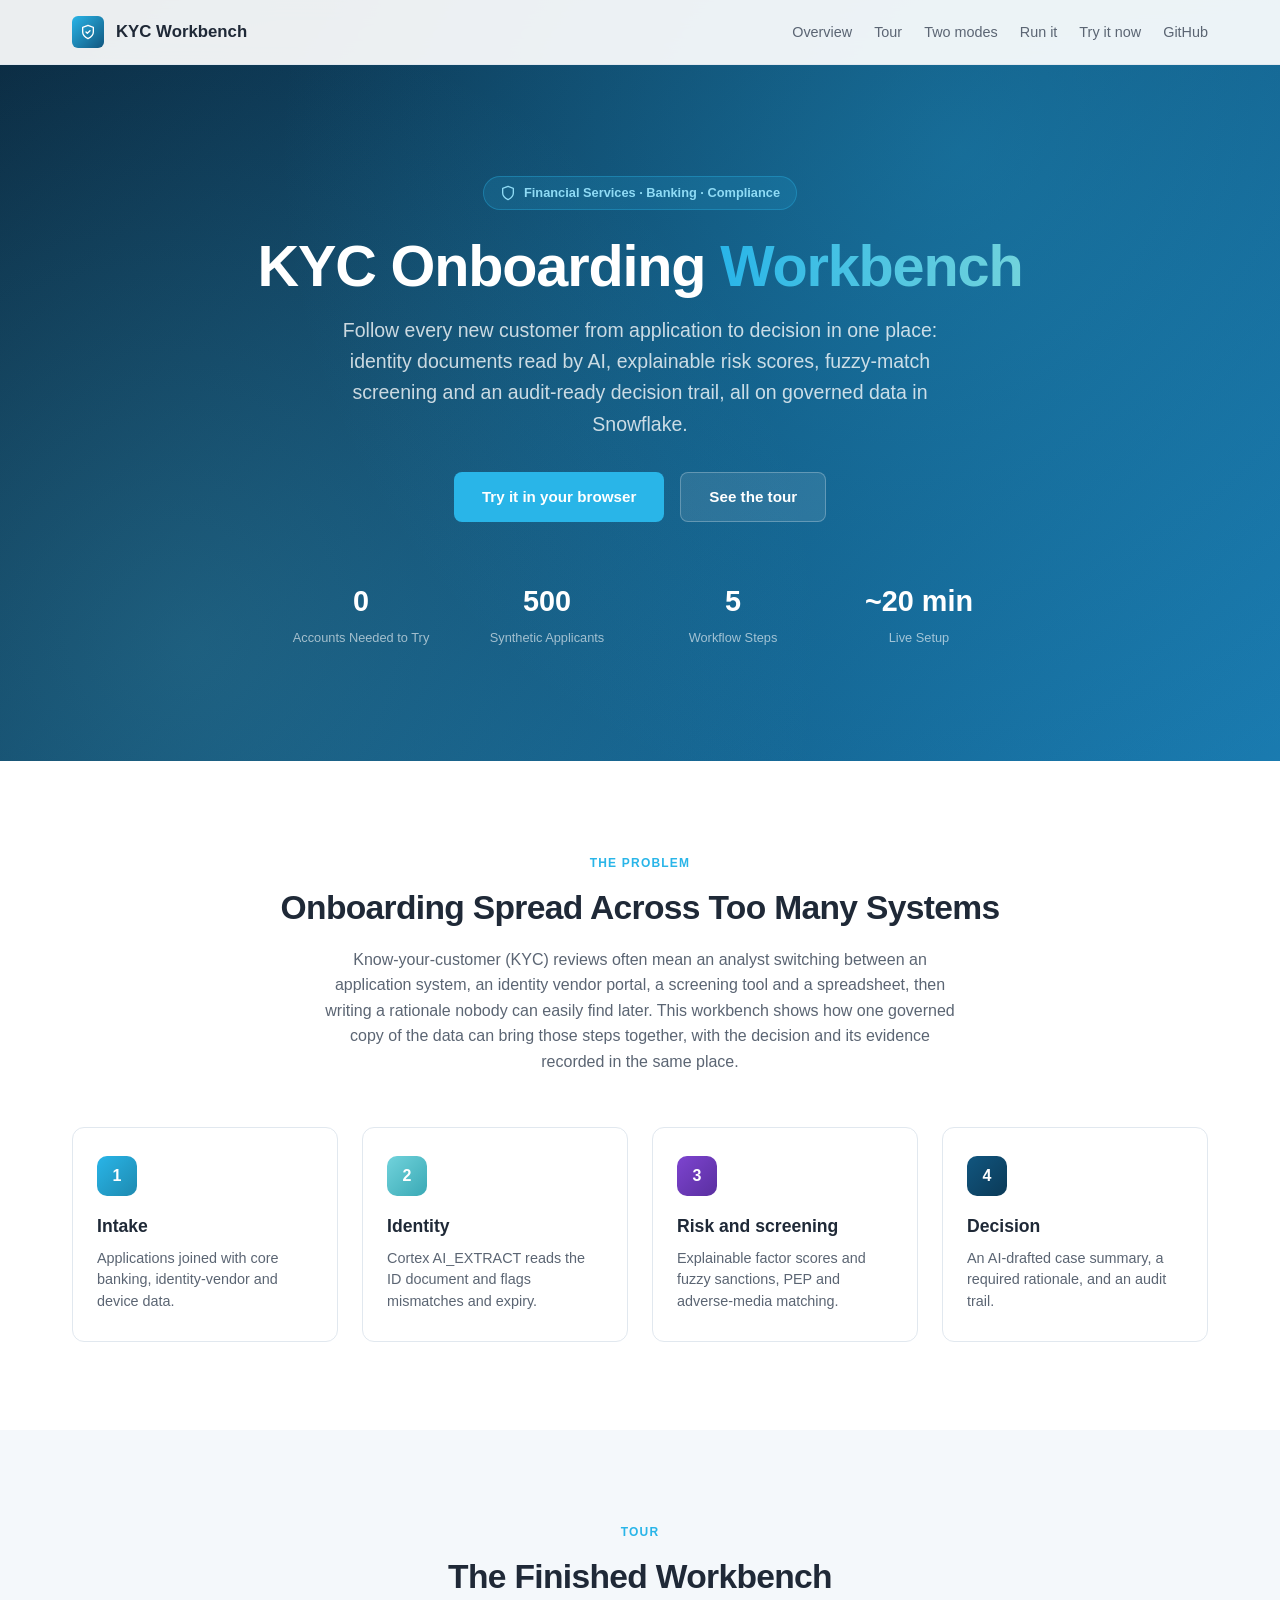
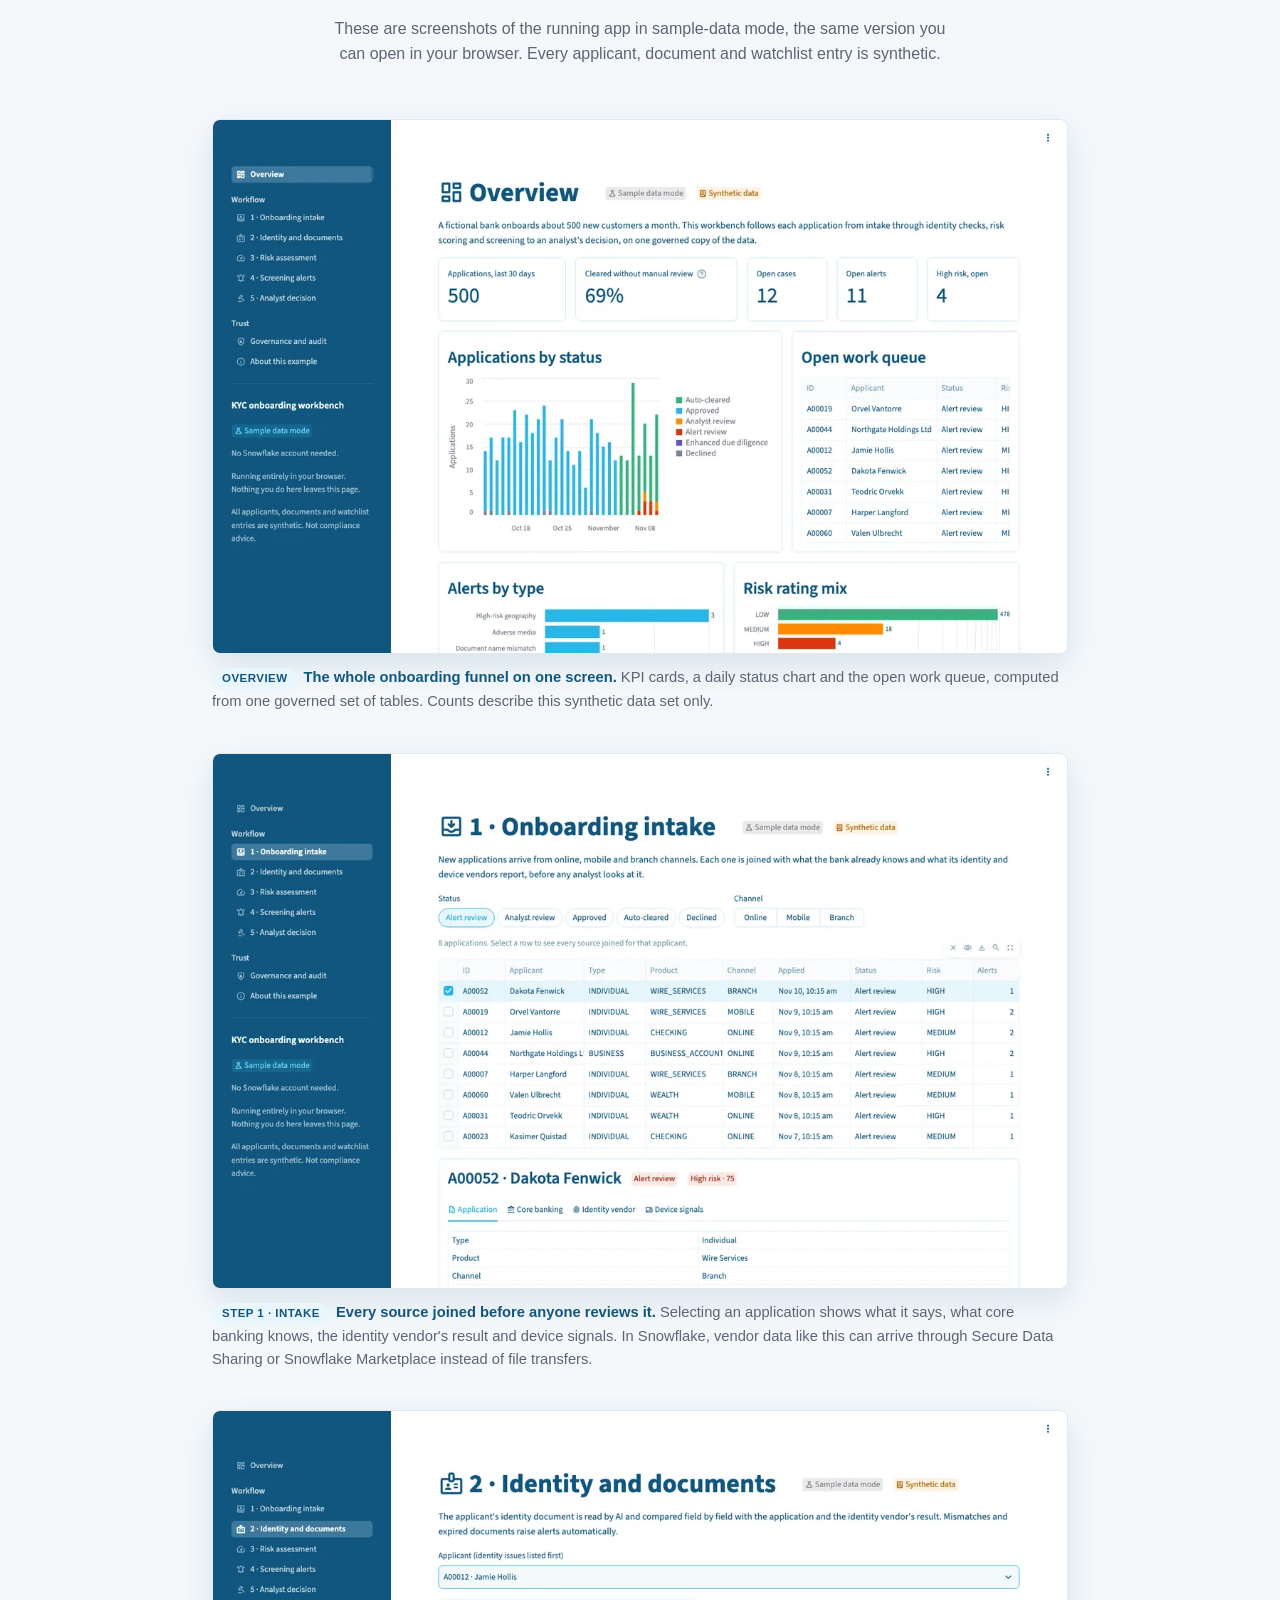
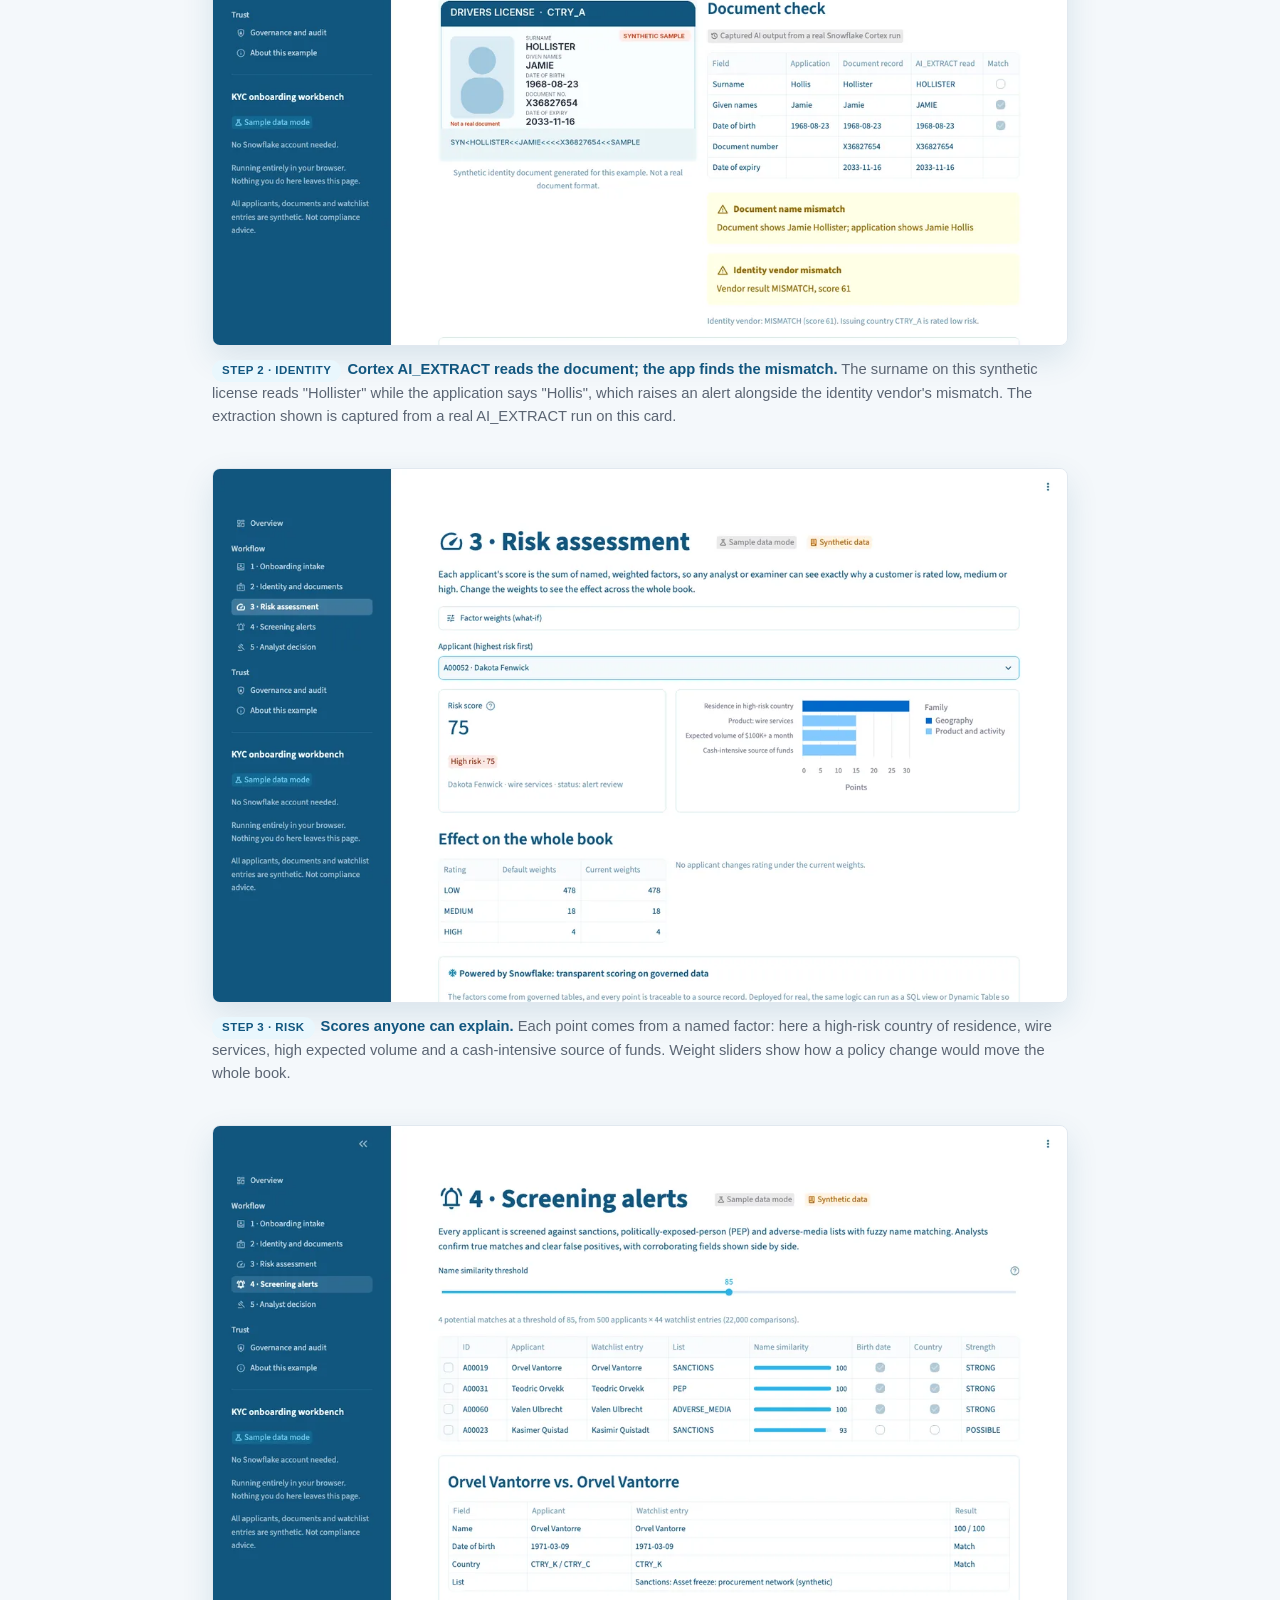
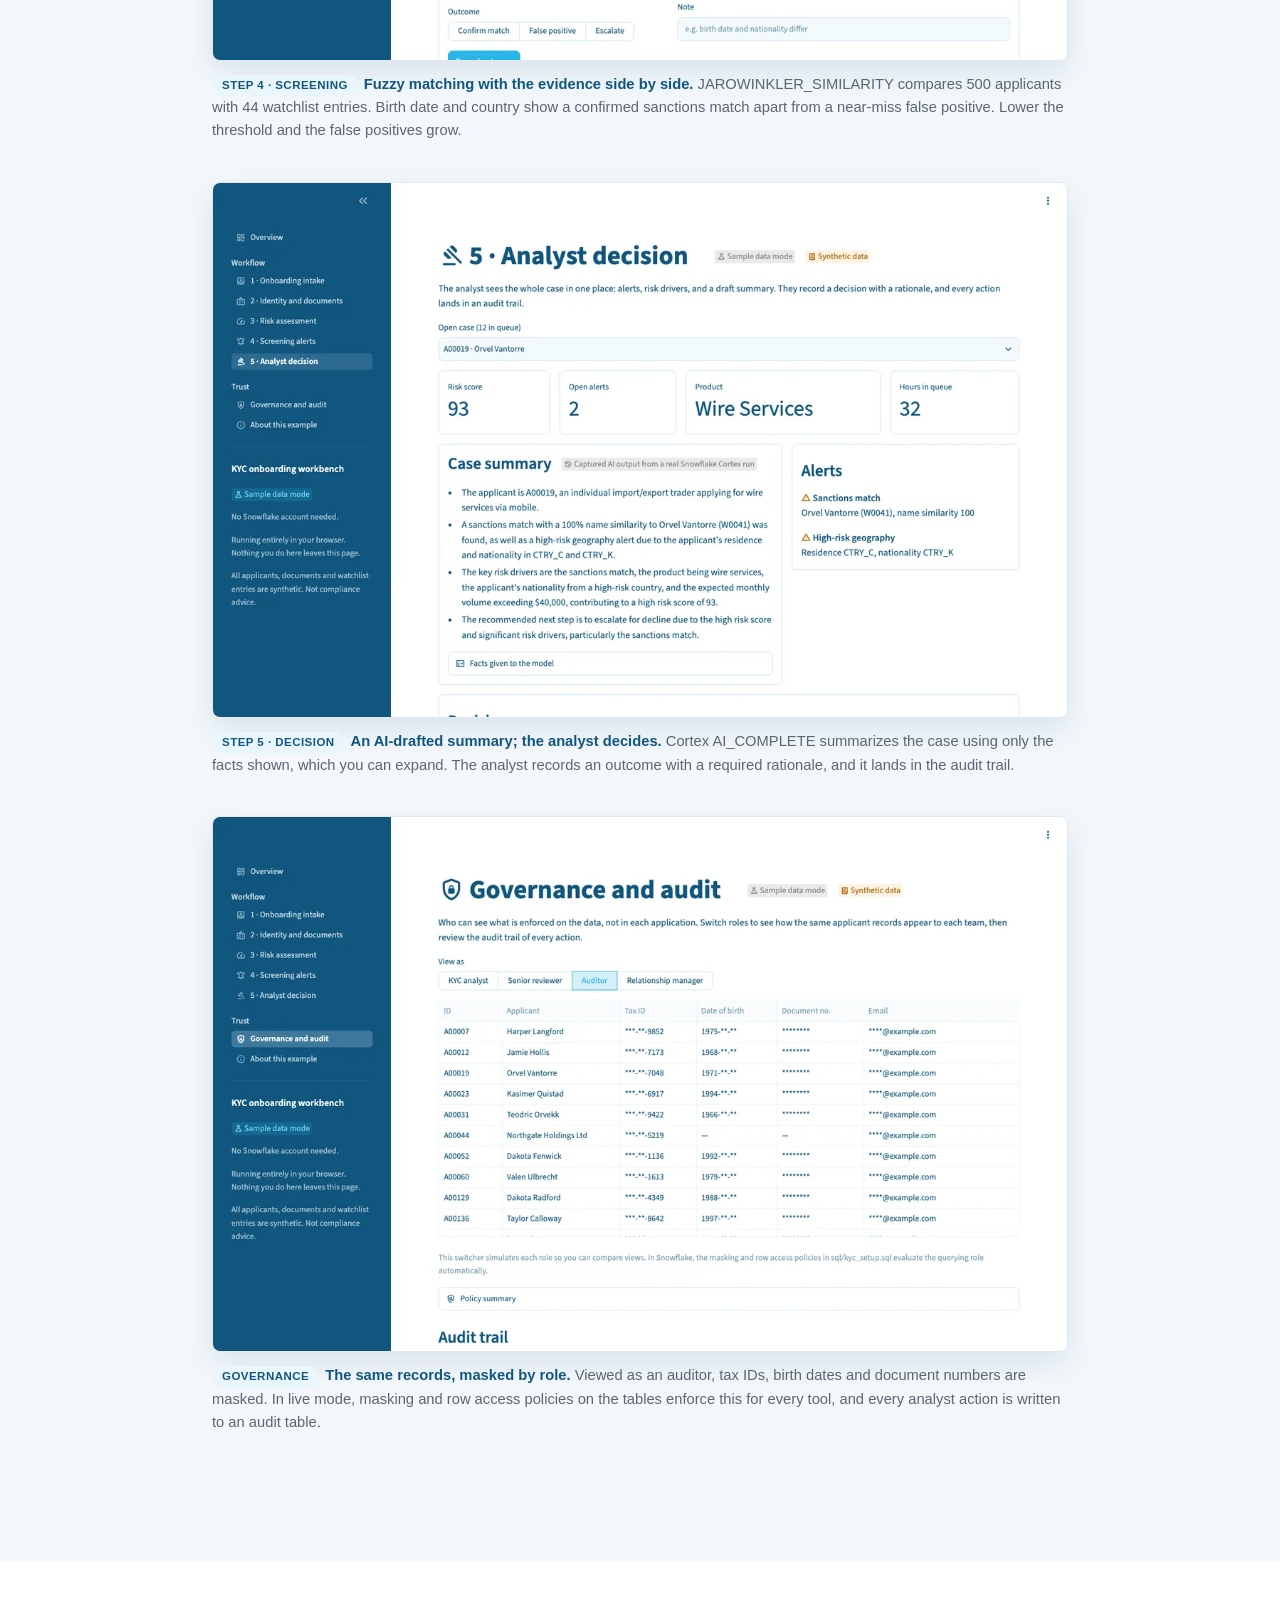
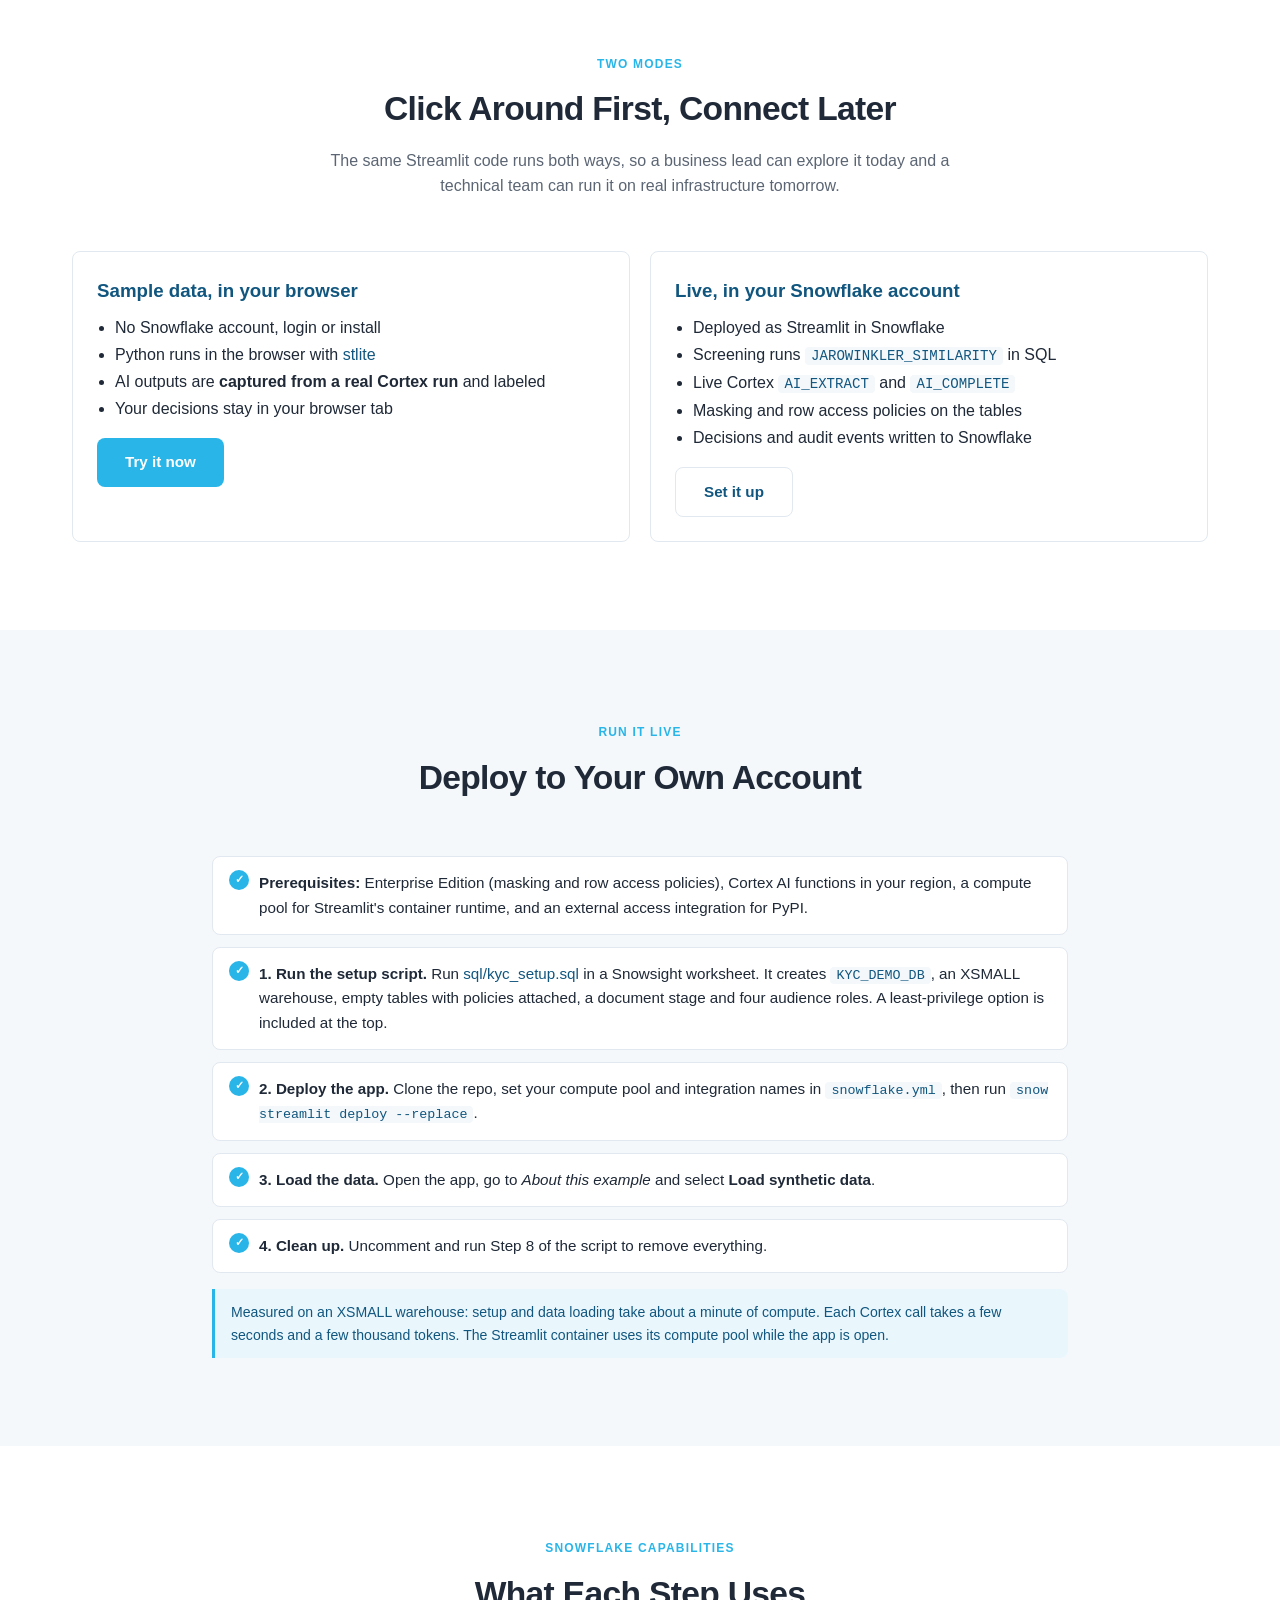
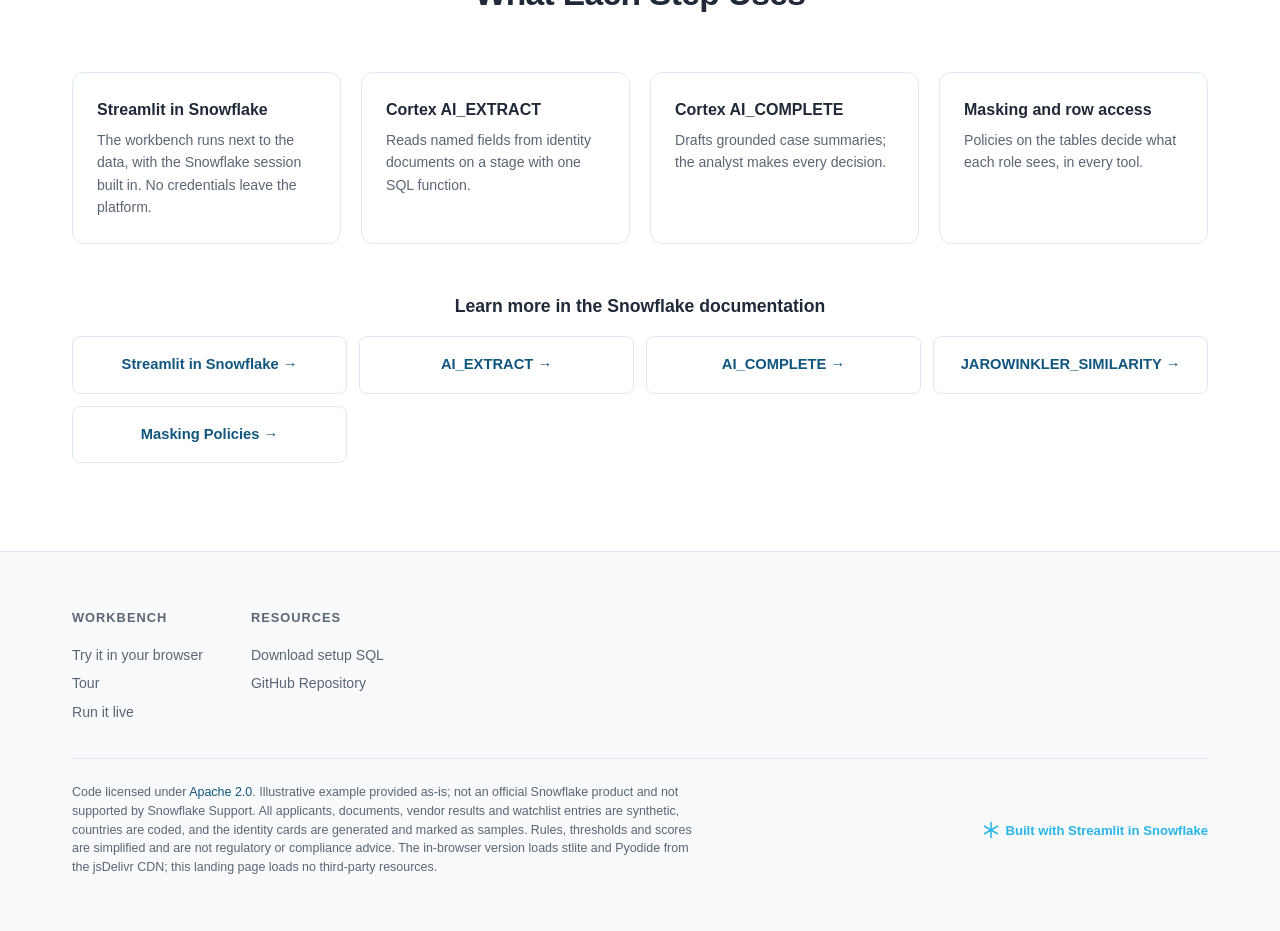
<file: index.html>
<!DOCTYPE html>
<html lang="en">
<head>
  <meta charset="utf-8" />
  <meta name="viewport" content="width=device-width, initial-scale=1" />
  <title>KYC Onboarding Workbench on Snowflake</title>
  <meta name="description" content="An interactive Streamlit workbench for end-to-end KYC onboarding on Snowflake: intake, identity documents, explainable risk, screening and analyst decisions, on synthetic data. Try it in your browser with no account." />
  <link rel="stylesheet" href="styles.css" />
</head>
<body>
  <a href="#main" class="skip-link">Skip to content</a>

  <nav id="navbar">
    <div class="nav-inner">
      <a href="#" class="nav-brand">
        <div class="nav-logo"><svg width="16" height="16" viewBox="0 0 24 24" fill="none" stroke="currentColor" stroke-width="2" stroke-linecap="round" stroke-linejoin="round"><path d="M12 22s8-4 8-10V5l-8-3-8 3v7c0 6 8 10 8 10z"/><polyline points="9 12 11 14 15 10"/></svg></div>
        KYC Workbench
      </a>
      <button class="nav-hamburger" aria-label="Toggle navigation" aria-expanded="false"><span></span><span></span><span></span></button>
      <ul class="nav-links" role="list">
        <li><a href="#overview">Overview</a></li>
        <li><a href="#tour">Tour</a></li>
        <li><a href="#modes">Two modes</a></li>
        <li><a href="#run">Run it</a></li>
        <li><a href="try/">Try it now</a></li>
        <li><a href="https://github.com/sfc-gh-jacho/sfguide-kyc-onboarding-workbench">GitHub</a></li>
      </ul>
    </div>
  </nav>

  <header class="hero" id="hero">
    <div class="container">
      <div class="hero-badge">
        <svg viewBox="0 0 24 24" fill="none" stroke="currentColor" stroke-width="2" stroke-linecap="round" stroke-linejoin="round"><path d="M12 22s8-4 8-10V5l-8-3-8 3v7c0 6 8 10 8 10z"/></svg>
        Financial Services · Banking · Compliance
      </div>
      <h1>KYC Onboarding <span>Workbench</span></h1>
      <p>Follow every new customer from application to decision in one place: identity documents read by AI, explainable risk scores, fuzzy-match screening and an audit-ready decision trail, all on governed data in Snowflake.</p>
      <div class="hero-ctas">
        <a href="try/" class="btn btn-primary">Try it in your browser</a>
        <a href="#tour" class="btn btn-ghost">See the tour</a>
      </div>
      <div class="hero-stats">
        <div class="hero-stat"><div class="hero-stat-val">0</div><div class="hero-stat-label">Accounts Needed to Try</div></div>
        <div class="hero-stat"><div class="hero-stat-val">500</div><div class="hero-stat-label">Synthetic Applicants</div></div>
        <div class="hero-stat"><div class="hero-stat-val">5</div><div class="hero-stat-label">Workflow Steps</div></div>
        <div class="hero-stat"><div class="hero-stat-val">~20 min</div><div class="hero-stat-label">Live Setup</div></div>
      </div>
    </div>
  </header>

  <main id="main">

    <section id="overview">
      <div class="container">
        <div class="section-header reveal">
          <div class="section-label">The problem</div>
          <h2>Onboarding Spread Across Too Many Systems</h2>
          <p>Know-your-customer (KYC) reviews often mean an analyst switching between an application system, an identity vendor portal, a screening tool and a spreadsheet, then writing a rationale nobody can easily find later. This workbench shows how one governed copy of the data can bring those steps together, with the decision and its evidence recorded in the same place.</p>
        </div>
        <div class="pipeline reveal">
          <div class="pipeline-card"><div class="pipeline-step grad-1">1</div><h3>Intake</h3><p>Applications joined with core banking, identity-vendor and device data.</p></div>
          <div class="pipeline-card"><div class="pipeline-step grad-3">2</div><h3>Identity</h3><p>Cortex AI_EXTRACT reads the ID document and flags mismatches and expiry.</p></div>
          <div class="pipeline-card"><div class="pipeline-step grad-4">3</div><h3>Risk and screening</h3><p>Explainable factor scores and fuzzy sanctions, PEP and adverse-media matching.</p></div>
          <div class="pipeline-card"><div class="pipeline-step grad-2">4</div><h3>Decision</h3><p>An AI-drafted case summary, a required rationale, and an audit trail.</p></div>
        </div>
      </div>
    </section>

    <section id="tour" class="bg-alt">
      <div class="container narrow">
        <div class="section-header reveal">
          <div class="section-label">Tour</div>
          <h2>The Finished Workbench</h2>
          <p>These are screenshots of the running app in sample-data mode, the same version you can open in your browser. Every applicant, document and watchlist entry is synthetic.</p>
        </div>

        <figure class="shot reveal">
          <img src="docs/images/01-overview.webp" width="1200" height="750" loading="lazy" alt="Overview page with KPI cards, applications by status chart and the open work queue" />
          <figcaption><span class="cap-tag">Overview</span><strong>The whole onboarding funnel on one screen.</strong> KPI cards, a daily status chart and the open work queue, computed from one governed set of tables. Counts describe this synthetic data set only.</figcaption>
        </figure>

        <figure class="shot reveal">
          <img src="docs/images/02-intake.webp" width="1200" height="750" loading="lazy" alt="Onboarding intake with the application queue filtered to alert review and a selected applicant's sources" />
          <figcaption><span class="cap-tag">Step 1 · Intake</span><strong>Every source joined before anyone reviews it.</strong> Selecting an application shows what it says, what core banking knows, the identity vendor's result and device signals. In Snowflake, vendor data like this can arrive through Secure Data Sharing or Snowflake Marketplace instead of file transfers.</figcaption>
        </figure>

        <figure class="shot reveal">
          <img src="docs/images/03-identity.webp" width="1200" height="750" loading="lazy" alt="Identity page showing a synthetic driver's license and a field comparison with a surname mismatch" />
          <figcaption><span class="cap-tag">Step 2 · Identity</span><strong>Cortex AI_EXTRACT reads the document; the app finds the mismatch.</strong> The surname on this synthetic license reads "Hollister" while the application says "Hollis", which raises an alert alongside the identity vendor's mismatch. The extraction shown is captured from a real AI_EXTRACT run on this card.</figcaption>
        </figure>

        <figure class="shot reveal">
          <img src="docs/images/04-risk.webp" width="1200" height="750" loading="lazy" alt="Risk assessment page with a score of 75 and a bar chart of the four contributing factors" />
          <figcaption><span class="cap-tag">Step 3 · Risk</span><strong>Scores anyone can explain.</strong> Each point comes from a named factor: here a high-risk country of residence, wire services, high expected volume and a cash-intensive source of funds. Weight sliders show how a policy change would move the whole book.</figcaption>
        </figure>

        <figure class="shot reveal">
          <img src="docs/images/05-screening.webp" width="1200" height="750" loading="lazy" alt="Screening alerts page listing four watchlist hits with name similarity scores and a side-by-side comparison" />
          <figcaption><span class="cap-tag">Step 4 · Screening</span><strong>Fuzzy matching with the evidence side by side.</strong> JAROWINKLER_SIMILARITY compares 500 applicants with 44 watchlist entries. Birth date and country show a confirmed sanctions match apart from a near-miss false positive. Lower the threshold and the false positives grow.</figcaption>
        </figure>

        <figure class="shot reveal">
          <img src="docs/images/06-decision.webp" width="1200" height="750" loading="lazy" alt="Analyst decision page with a Cortex case summary, alerts and the decision form" />
          <figcaption><span class="cap-tag">Step 5 · Decision</span><strong>An AI-drafted summary; the analyst decides.</strong> Cortex AI_COMPLETE summarizes the case using only the facts shown, which you can expand. The analyst records an outcome with a required rationale, and it lands in the audit trail.</figcaption>
        </figure>

        <figure class="shot reveal">
          <img src="docs/images/07-governance.webp" width="1200" height="750" loading="lazy" alt="Governance page viewing applicant records as the Auditor role with tax ID, birth date and document numbers masked" />
          <figcaption><span class="cap-tag">Governance</span><strong>The same records, masked by role.</strong> Viewed as an auditor, tax IDs, birth dates and document numbers are masked. In live mode, masking and row access policies on the tables enforce this for every tool, and every analyst action is written to an audit table.</figcaption>
        </figure>
      </div>
    </section>

    <section id="modes">
      <div class="container">
        <div class="section-header reveal">
          <div class="section-label">Two modes</div>
          <h2>Click Around First, Connect Later</h2>
          <p>The same Streamlit code runs both ways, so a business lead can explore it today and a technical team can run it on real infrastructure tomorrow.</p>
        </div>
        <div class="mode-grid reveal">
          <div class="mode-card">
            <h3>Sample data, in your browser</h3>
            <ul>
              <li>No Snowflake account, login or install</li>
              <li>Python runs in the browser with <a href="https://github.com/whitphx/stlite">stlite</a></li>
              <li>AI outputs are <strong>captured from a real Cortex run</strong> and labeled</li>
              <li>Your decisions stay in your browser tab</li>
            </ul>
            <p style="margin-top:16px"><a href="try/" class="btn btn-primary">Try it now</a></p>
          </div>
          <div class="mode-card">
            <h3>Live, in your Snowflake account</h3>
            <ul>
              <li>Deployed as Streamlit in Snowflake</li>
              <li>Screening runs <code>JAROWINKLER_SIMILARITY</code> in SQL</li>
              <li>Live Cortex <code>AI_EXTRACT</code> and <code>AI_COMPLETE</code></li>
              <li>Masking and row access policies on the tables</li>
              <li>Decisions and audit events written to Snowflake</li>
            </ul>
            <p style="margin-top:16px"><a href="#run" class="btn btn-ghost" style="color:var(--navy);border-color:var(--border)">Set it up</a></p>
          </div>
        </div>
      </div>
    </section>

    <section id="run" class="bg-alt">
      <div class="container narrow">
        <div class="section-header reveal">
          <div class="section-label">Run it live</div>
          <h2>Deploy to Your Own Account</h2>
        </div>
        <ul class="checklist reveal">
          <li><strong>Prerequisites:</strong> Enterprise Edition (masking and row access policies), Cortex AI functions in your region, a compute pool for Streamlit's container runtime, and an external access integration for PyPI.</li>
          <li><strong>1. Run the setup script.</strong> Run <a href="sql/kyc_setup.sql" download>sql/kyc_setup.sql</a> in a Snowsight worksheet. It creates <code>KYC_DEMO_DB</code>, an XSMALL warehouse, empty tables with policies attached, a document stage and four audience roles. A least-privilege option is included at the top.</li>
          <li><strong>2. Deploy the app.</strong> Clone the repo, set your compute pool and integration names in <code>snowflake.yml</code>, then run <code>snow streamlit deploy --replace</code>.</li>
          <li><strong>3. Load the data.</strong> Open the app, go to <em>About this example</em> and select <strong>Load synthetic data</strong>.</li>
          <li><strong>4. Clean up.</strong> Uncomment and run Step 8 of the script to remove everything.</li>
        </ul>
        <div class="callout reveal">Measured on an XSMALL warehouse: setup and data loading take about a minute of compute. Each Cortex call takes a few seconds and a few thousand tokens. The Streamlit container uses its compute pool while the app is open.</div>
      </div>
    </section>

    <section id="conclusion">
      <div class="container">
        <div class="section-header reveal">
          <div class="section-label">Snowflake capabilities</div>
          <h2>What Each Step Uses</h2>
        </div>
        <div class="cortex-grid reveal">
          <div class="cortex-card"><h3>Streamlit in Snowflake</h3><p>The workbench runs next to the data, with the Snowflake session built in. No credentials leave the platform.</p></div>
          <div class="cortex-card"><h3>Cortex AI_EXTRACT</h3><p>Reads named fields from identity documents on a stage with one SQL function.</p></div>
          <div class="cortex-card"><h3>Cortex AI_COMPLETE</h3><p>Drafts grounded case summaries; the analyst makes every decision.</p></div>
          <div class="cortex-card"><h3>Masking and row access</h3><p>Policies on the tables decide what each role sees, in every tool.</p></div>
        </div>
        <div class="doc-links reveal">
          <h3>Learn more in the Snowflake documentation</h3>
          <div class="doc-grid">
            <a href="https://docs.snowflake.com/en/developer-guide/streamlit/about-streamlit" target="_blank" rel="noopener">Streamlit in Snowflake →</a>
            <a href="https://docs.snowflake.com/en/sql-reference/functions/ai_extract" target="_blank" rel="noopener">AI_EXTRACT →</a>
            <a href="https://docs.snowflake.com/en/sql-reference/functions/ai_complete" target="_blank" rel="noopener">AI_COMPLETE →</a>
            <a href="https://docs.snowflake.com/en/sql-reference/functions/jarowinkler_similarity" target="_blank" rel="noopener">JAROWINKLER_SIMILARITY →</a>
            <a href="https://docs.snowflake.com/en/user-guide/security-column-ddm-intro" target="_blank" rel="noopener">Masking Policies →</a>
          </div>
        </div>
      </div>
    </section>

  </main>

  <footer>
    <div class="container">
      <div class="footer-inner">
        <div class="footer-col">
          <h4>Workbench</h4>
          <a href="try/">Try it in your browser</a>
          <a href="#tour">Tour</a>
          <a href="#run">Run it live</a>
        </div>
        <div class="footer-col">
          <h4>Resources</h4>
          <a href="sql/kyc_setup.sql" download>Download setup SQL</a>
          <a href="https://github.com/sfc-gh-jacho/sfguide-kyc-onboarding-workbench">GitHub Repository</a>
        </div>
      </div>
      <div class="footer-bottom">
        <p class="footer-disclaimer">Code licensed under <a href="https://github.com/sfc-gh-jacho/sfguide-kyc-onboarding-workbench/blob/main/LICENSE">Apache 2.0</a>. Illustrative example provided as-is; not an official Snowflake product and not supported by Snowflake Support. All applicants, documents, vendor results and watchlist entries are synthetic, countries are coded, and the identity cards are generated and marked as samples. Rules, thresholds and scores are simplified and are not regulatory or compliance advice. The in-browser version loads stlite and Pyodide from the jsDelivr CDN; this landing page loads no third-party resources.</p>
        <span class="snow-badge">
          <svg viewBox="0 0 24 24" fill="none" stroke="currentColor" stroke-width="2" stroke-linecap="round"><line x1="12" y1="2" x2="12" y2="22"/><line x1="3.3" y1="7" x2="20.7" y2="17"/><line x1="3.3" y1="17" x2="20.7" y2="7"/></svg>
          Built with Streamlit in Snowflake
        </span>
      </div>
    </div>
  </footer>

  <script src="script.js"></script>
</body>
</html>
</file>
<file: styles.css>
/* ── Reset & Foundation ── */
:root {
  --brand: #29B5E8;
  --brand-dark: #11567F;
  --accent: #71D3DC;
  --navy: #11567F;
  --hero-from: #0B2A40;
  --hero-via: #11567F;
  --hero-to: #1A7BB0;
  --bg: #FFFFFF;
  --bg-card: #FFFFFF;
  --bg-muted: #F4F8FB;
  --text: #1F2937;
  --text-muted: #5B6573;
  --border: #E1E8EF;
  --radius: 12px;
  --radius-sm: 8px;
  --shadow: 0 1px 3px rgba(17,86,127,0.08);
  --shadow-lg: 0 8px 30px rgba(17,86,127,0.10);
  --font: -apple-system, BlinkMacSystemFont, "Segoe UI", Roboto, "Helvetica Neue", Arial, sans-serif;
  --mono: "SF Mono", "Fira Code", "Fira Mono", Menlo, Consolas, monospace;
}
*, *::before, *::after { box-sizing: border-box; margin: 0; padding: 0; }
html { scroll-behavior: smooth; scroll-padding-top: 80px; }
@media (prefers-reduced-motion: reduce) {
  html { scroll-behavior: auto; }
  .reveal { opacity: 1 !important; transform: none !important; transition: none !important; }
}
body { font-family: var(--font); background: var(--bg); color: var(--text); line-height: 1.6; -webkit-font-smoothing: antialiased; }
img, svg { max-width: 100%; height: auto; }
a { color: var(--brand-dark); text-decoration: none; transition: color 0.2s; }
a:hover { color: var(--brand); }
a:focus-visible, button:focus-visible { outline: 2px solid var(--brand); outline-offset: 2px; }
code { font-family: var(--mono); font-size: 0.88em; background: var(--bg-muted); padding: 1px 6px; border-radius: 4px; color: var(--navy); }
.skip-link { position: absolute; top: -100px; left: 16px; background: var(--brand); color: #fff; padding: 8px 16px; border-radius: var(--radius-sm); z-index: 1000; font-weight: 600; }
.skip-link:focus { top: 16px; }

/* ── Layout ── */
.container { max-width: 1200px; width: 100%; margin: 0 auto; padding: 0 clamp(16px, 4vw, 32px); }
.container.narrow { max-width: 920px; }
section { padding: clamp(48px, 7vw, 88px) 0; }
.bg-alt { background: var(--bg-muted); }

/* ── Nav ── */
nav { position: fixed; top: 0; left: 0; right: 0; z-index: 100; background: rgba(255,255,255,0.92); backdrop-filter: blur(12px); -webkit-backdrop-filter: blur(12px); border-bottom: 1px solid var(--border); transition: box-shadow 0.3s; }
nav.scrolled { box-shadow: var(--shadow-lg); }
.nav-inner { max-width: 1200px; margin: 0 auto; padding: 0 clamp(16px, 4vw, 32px); display: flex; align-items: center; justify-content: space-between; height: 64px; }
.nav-brand { display: flex; align-items: center; gap: 12px; font-weight: 700; font-size: 1.05rem; color: var(--text); }
.nav-logo { width: 32px; height: 32px; border-radius: 6px; display: flex; align-items: center; justify-content: center; color: #fff; background: linear-gradient(135deg, var(--brand), var(--brand-dark)); }
.nav-links { display: flex; gap: 22px; list-style: none; }
.nav-links a { color: var(--text-muted); font-size: 0.9rem; font-weight: 500; }
.nav-links a:hover, .nav-links a.active { color: var(--brand-dark); }
.nav-hamburger { display: none; background: none; border: none; cursor: pointer; width: 36px; height: 36px; position: relative; color: var(--text); }
.nav-hamburger span { display: block; width: 22px; height: 2px; background: currentColor; position: absolute; left: 7px; transition: transform 0.3s, opacity 0.3s; }
.nav-hamburger span:nth-child(1) { top: 10px; }
.nav-hamburger span:nth-child(2) { top: 17px; }
.nav-hamburger span:nth-child(3) { top: 24px; }
.nav-hamburger.open span:nth-child(1) { top: 17px; transform: rotate(45deg); }
.nav-hamburger.open span:nth-child(2) { opacity: 0; }
.nav-hamburger.open span:nth-child(3) { top: 17px; transform: rotate(-45deg); }
@media (max-width: 900px) {
  .nav-links { display: none; position: absolute; top: 64px; left: 0; right: 0; flex-direction: column; gap: 0; background: #fff; border-bottom: 1px solid var(--border); box-shadow: var(--shadow-lg); }
  .nav-links.open { display: flex; }
  .nav-links a { padding: 14px clamp(16px, 4vw, 32px); display: block; }
  .nav-hamburger { display: flex; align-items: center; justify-content: center; }
}

/* ── Hero ── */
.hero { padding: clamp(120px, 16vw, 176px) 0 clamp(64px, 10vw, 112px); background: linear-gradient(135deg, var(--hero-from) 0%, var(--hero-via) 55%, var(--hero-to) 100%); position: relative; overflow: hidden; }
.hero::before { content: ""; position: absolute; inset: 0; background: radial-gradient(circle at 75% 20%, rgba(41,181,232,0.25), transparent 60%), radial-gradient(circle at 15% 85%, rgba(113,211,220,0.15), transparent 50%); }
.hero .container { position: relative; z-index: 1; text-align: center; }
.hero-badge { display: inline-flex; align-items: center; gap: 8px; background: rgba(41,181,232,0.15); border: 1px solid rgba(41,181,232,0.35); border-radius: 100px; padding: 6px 16px; font-size: 0.8rem; font-weight: 600; color: #8FDBF5; margin-bottom: 24px; }
.hero-badge svg { width: 16px; height: 16px; }
.hero h1 { font-size: clamp(2.1rem, 5.5vw, 3.6rem); font-weight: 800; color: #fff; line-height: 1.12; margin-bottom: 16px; letter-spacing: -0.02em; }
.hero h1 span { background: linear-gradient(90deg, var(--brand), var(--accent)); -webkit-background-clip: text; -webkit-text-fill-color: transparent; background-clip: text; }
.hero p { font-size: clamp(1rem, 2vw, 1.22rem); color: rgba(255,255,255,0.78); max-width: 660px; margin: 0 auto 32px; }
.hero-ctas { display: flex; gap: 16px; justify-content: center; flex-wrap: wrap; }
.btn { display: inline-flex; align-items: center; gap: 8px; padding: 12px 28px; border-radius: var(--radius-sm); font-weight: 600; font-size: 0.95rem; border: none; cursor: pointer; transition: all 0.2s; }
.btn-primary { background: var(--brand); color: #fff; }
.btn-primary:hover { background: #1E9FD0; color: #fff; transform: translateY(-1px); box-shadow: 0 4px 20px rgba(41,181,232,0.35); }
.btn-ghost { background: rgba(255,255,255,0.1); color: #fff; border: 1px solid rgba(255,255,255,0.25); }
.btn-ghost:hover { background: rgba(255,255,255,0.18); color: #fff; }
.hero-stats { display: grid; grid-template-columns: repeat(auto-fit, minmax(130px, 1fr)); gap: 24px; margin: 56px auto 0; max-width: 720px; }
.hero-stat-val { font-size: 1.8rem; font-weight: 800; color: #fff; }
.hero-stat-label { font-size: 0.8rem; color: rgba(255,255,255,0.6); margin-top: 4px; }

/* ── Section Headers ── */
.section-header { text-align: center; margin-bottom: clamp(32px, 5vw, 52px); }
.section-label { display: inline-block; font-size: 0.75rem; font-weight: 700; letter-spacing: 0.1em; text-transform: uppercase; color: var(--brand); margin-bottom: 8px; }
.section-header h2, .step h2 { font-size: clamp(1.45rem, 3.2vw, 2.1rem); font-weight: 800; letter-spacing: -0.02em; color: var(--text); }
.section-header p { color: var(--text-muted); margin: 12px auto 0; max-width: 640px; }

/* ── Overview Cards ── */
.pipeline { display: grid; grid-template-columns: repeat(auto-fit, minmax(220px, 1fr)); gap: 24px; }
.pipeline-card { background: var(--bg-card); border: 1px solid var(--border); border-radius: var(--radius); padding: 28px 24px; transition: all 0.3s; }
.pipeline-card:hover { border-color: var(--brand); box-shadow: var(--shadow-lg); transform: translateY(-2px); }
.pipeline-step { width: 40px; height: 40px; border-radius: 10px; display: flex; align-items: center; justify-content: center; font-weight: 800; color: #fff; margin-bottom: 16px; }
.grad-1 { background: linear-gradient(135deg, #29B5E8, #1E8AB0); }
.grad-2 { background: linear-gradient(135deg, #11567F, #0B3A57); }
.grad-3 { background: linear-gradient(135deg, #71D3DC, #3AA9B5); }
.grad-4 { background: linear-gradient(135deg, #7D44CF, #5A2FA0); }
.pipeline-card h3 { font-size: 1.1rem; font-weight: 700; margin-bottom: 8px; }
.pipeline-card p { color: var(--text-muted); font-size: 0.9rem; line-height: 1.5; }
.persona-grid { display: grid; grid-template-columns: repeat(auto-fit, minmax(220px, 1fr)); gap: 16px; margin-top: 40px; }
.persona { border-left: 3px solid var(--brand); padding: 8px 16px; }
.persona p { color: var(--text-muted); font-size: 0.88rem; margin-top: 6px; }

/* ── Role chips ── */
.role-chip { display: inline-block; font-family: var(--mono); font-size: 0.72rem; font-weight: 700; padding: 3px 10px; border-radius: 100px; letter-spacing: 0.02em; }
.role-admin { background: #E0F4FC; color: #11567F; }
.role-analyst { background: #EEE7FA; color: #5A2FA0; }
.role-support { background: #E3F6F2; color: #1F7A68; }
.role-marketing { background: #FFF1E0; color: #A55A00; }

/* ── Prereqs ── */
.checklist { list-style: none; display: grid; gap: 12px; }
.checklist li { background: var(--bg-card); border: 1px solid var(--border); border-radius: var(--radius-sm); padding: 14px 18px 14px 46px; position: relative; font-size: 0.95rem; }
.checklist li::before { content: "✓"; position: absolute; left: 16px; top: 13px; width: 20px; height: 20px; border-radius: 50%; background: var(--brand); color: #fff; font-size: 0.7rem; font-weight: 800; display: flex; align-items: center; justify-content: center; }

/* ── Steps ── */
.step-head { display: flex; gap: 18px; align-items: center; margin-bottom: 16px; }
.deploy-num { flex-shrink: 0; width: 44px; height: 44px; border-radius: 50%; background: linear-gradient(135deg, var(--brand), var(--navy)); color: #fff; font-weight: 800; display: flex; align-items: center; justify-content: center; }
.step-head .section-label { margin-bottom: 0; }
.step > p { color: var(--text-muted); font-size: 1rem; margin-bottom: 20px; max-width: 780px; }
.table-title { font-size: 1rem; font-weight: 700; margin: 28px 0 12px; color: var(--navy); }
.callout { margin-top: 16px; padding: 12px 16px; border-left: 3px solid var(--brand); background: #E9F7FD; border-radius: 0 var(--radius-sm) var(--radius-sm) 0; font-size: 0.88rem; color: var(--navy); }

/* ── Code blocks ── */
.code-wrap { position: relative; margin-top: 12px; }
.code-wrap pre[class*="language-"] { margin: 0; border-radius: var(--radius); padding: 44px 20px 20px; font-size: 0.8rem; line-height: 1.6; max-height: 520px; overflow: auto; background: #0F2233; border: 1px solid #1B3A52; }
.code-wrap code[class*="language-"] { font-family: var(--mono); background: none; padding: 0; color: #E6EDF3; text-shadow: none; }
.code-bar { position: absolute; top: 0; left: 0; right: 0; height: 34px; display: flex; align-items: center; justify-content: space-between; padding: 0 12px 0 16px; border-bottom: 1px solid #1B3A52; z-index: 2; }
.code-lang { font-family: var(--mono); font-size: 0.7rem; color: #7FA7C4; letter-spacing: 0.08em; text-transform: uppercase; }
.copy-btn { background: rgba(41,181,232,0.15); color: #8FDBF5; border: 1px solid rgba(41,181,232,0.35); border-radius: 6px; font-size: 0.75rem; font-weight: 600; padding: 3px 12px; cursor: pointer; transition: all 0.2s; }
.copy-btn:hover { background: var(--brand); color: #fff; }
.copy-btn.copied { background: #1F7A68; border-color: #1F7A68; color: #fff; }
.code-loading { padding: 20px; color: var(--text-muted); font-size: 0.9rem; border: 1px dashed var(--border); border-radius: var(--radius); }

/* ── Results tables ── */
.table-scroll { overflow-x: auto; border: 1px solid var(--border); border-radius: var(--radius); background: var(--bg-card); box-shadow: var(--shadow); }
table.results-table { width: 100%; border-collapse: collapse; font-size: 0.82rem; }
.results-table th, .results-table td { padding: 10px 14px; text-align: left; border-bottom: 1px solid var(--border); white-space: nowrap; }
.results-table thead th { background: var(--bg-muted); font-weight: 700; font-size: 0.75rem; text-transform: uppercase; letter-spacing: 0.05em; color: var(--text-muted); }
.results-table tbody tr:last-child td { border-bottom: none; }
.results-table td.col-name { font-family: var(--mono); font-weight: 600; color: var(--navy); }
.results-table td.val { font-family: var(--mono); }
.results-table td.before { color: var(--text-muted); background: #FAFCFD; }
.results-table td.masked { color: #B4232C; }
.results-table td.partial { color: #A55A00; }
.results-table td.full { color: #1F7A68; }
.results-table td.null { color: #9AA4AF; font-style: italic; }
.legend { display: flex; gap: 18px; flex-wrap: wrap; font-size: 0.78rem; color: var(--text-muted); margin-top: 10px; }
.legend span::before { content: ""; display: inline-block; width: 10px; height: 10px; border-radius: 2px; margin-right: 6px; vertical-align: middle; }
.legend .l-full::before { background: #1F7A68; }
.legend .l-partial::before { background: #A55A00; }
.legend .l-masked::before { background: #B4232C; }
.yes { color: #1F7A68; font-weight: 700; }
.no { color: #B4232C; font-weight: 700; }

/* ── Takeaways ── */
.cortex-grid { display: grid; grid-template-columns: repeat(auto-fit, minmax(240px, 1fr)); gap: 20px; }
.cortex-card { background: var(--bg-card); border: 1px solid var(--border); border-radius: var(--radius); padding: 24px; position: relative; overflow: hidden; transition: all 0.3s; }
.cortex-card::after { content: ""; position: absolute; top: 0; left: 0; right: 0; height: 3px; background: linear-gradient(90deg, var(--brand), var(--navy)); opacity: 0; transition: opacity 0.3s; }
.cortex-card:hover { border-color: var(--brand); box-shadow: var(--shadow-lg); }
.cortex-card:hover::after { opacity: 1; }
.cortex-card h3 { font-size: 1rem; font-weight: 700; margin-bottom: 6px; }
.cortex-card p { color: var(--text-muted); font-size: 0.88rem; }
.doc-links { margin-top: 48px; text-align: center; }
.doc-links h3 { font-size: 1.1rem; margin-bottom: 16px; }
.doc-grid { display: grid; grid-template-columns: repeat(auto-fit, minmax(220px, 1fr)); gap: 12px; }
.doc-grid a { display: block; padding: 16px; border: 1px solid var(--border); border-radius: var(--radius-sm); background: var(--bg-card); font-weight: 600; font-size: 0.92rem; transition: all 0.2s; }
.doc-grid a:hover { border-color: var(--brand); box-shadow: var(--shadow); transform: translateY(-1px); }

/* ── Footer ── */
footer { padding: clamp(32px, 5vw, 56px) 0; background: #F9FAFB; border-top: 1px solid var(--border); }
.footer-inner { display: flex; flex-wrap: wrap; gap: 48px; }
.footer-col h4 { font-size: 0.8rem; font-weight: 700; text-transform: uppercase; letter-spacing: 0.08em; color: var(--text-muted); margin-bottom: 12px; }
.footer-col a { display: block; color: var(--text-muted); font-size: 0.88rem; padding: 3px 0; }
.footer-col a:hover { color: var(--brand-dark); }
.footer-bottom { margin-top: 32px; padding-top: 24px; border-top: 1px solid var(--border); display: flex; flex-wrap: wrap; gap: 16px; justify-content: space-between; align-items: center; }
.footer-disclaimer { font-size: 0.78rem; color: var(--text-muted); max-width: 620px; line-height: 1.5; }
.snow-badge { display: inline-flex; align-items: center; gap: 6px; font-size: 0.82rem; font-weight: 700; color: var(--brand); }
.snow-badge svg { width: 18px; height: 18px; }

/* ── Reveal ── */
.reveal { opacity: 0; transform: translateY(24px); transition: opacity 0.6s ease, transform 0.6s ease; }
.reveal.visible { opacity: 1; transform: translateY(0); }

@media (max-width: 600px) {
  .step-head { gap: 12px; }
  .deploy-num { width: 36px; height: 36px; font-size: 0.9rem; }
  .code-wrap pre[class*="language-"] { font-size: 0.72rem; padding: 44px 14px 14px; }
}

/* ── Chargeback additions ── */
.illustrative { display: inline-block; font-size: 0.68rem; font-weight: 700; letter-spacing: 0.06em; text-transform: uppercase; color: #A55A00; background: #FFF1E0; border-radius: 100px; padding: 2px 10px; margin-left: 8px; vertical-align: middle; }
.status { display: inline-block; font-family: var(--mono); font-size: 0.72rem; font-weight: 700; padding: 2px 10px; border-radius: 100px; }
.status-ok { background: #E3F6F2; color: #1F7A68; }
.status-warning { background: #FFF1E0; color: #A55A00; }
.status-critical { background: #FDE7E8; color: #B4232C; }
.status-exceeded { background: #B4232C; color: #fff; }
.results-table td.num { text-align: right; font-family: var(--mono); }
.results-table tr.flag td { background: #FFF6F6; }
.results-table td.bad { color: #B4232C; font-weight: 700; }
.bar-cell { min-width: 160px; }
.bar { height: 8px; border-radius: 4px; background: var(--bg-muted); overflow: hidden; }
.bar > span { display: block; height: 100%; background: linear-gradient(90deg, var(--brand), var(--navy)); }
.ba-grid { display: grid; grid-template-columns: 1fr 1fr; gap: 20px; }
.ba-grid h4 { font-size: 0.8rem; text-transform: uppercase; letter-spacing: 0.08em; color: var(--text-muted); margin-bottom: 8px; }
@media (max-width: 760px) { .ba-grid { grid-template-columns: 1fr; } }
.warn-callout { border-left-color: #B4232C; background: #FDF0F0; color: #7A1A20; }

/* ── Audit additions ── */
.real-badge { display: inline-block; font-size: 0.68rem; font-weight: 700; letter-spacing: 0.06em; text-transform: uppercase; color: #1F7A68; background: #E3F6F2; border-radius: 100px; padding: 2px 10px; margin-left: 8px; vertical-align: middle; }
.delta-up { color: #B4232C; font-weight: 700; }
.delta-down { color: #1F7A68; font-weight: 700; }
.chg { display: inline-block; font-family: var(--mono); font-size: 0.72rem; font-weight: 700; padding: 2px 10px; border-radius: 100px; }
.chg-update { background: #FFF1E0; color: #A55A00; }
.chg-delete { background: #FDE7E8; color: #B4232C; }
.chg-insert { background: #E3F6F2; color: #1F7A68; }
.timeline { list-style: none; border-left: 2px solid var(--border); margin: 8px 0 0 10px; padding-left: 22px; }
.timeline li { position: relative; padding: 6px 0 14px; font-size: 0.92rem; }
.timeline li::before { content: ""; position: absolute; left: -29px; top: 10px; width: 12px; height: 12px; border-radius: 50%; background: var(--brand); border: 2px solid #fff; box-shadow: 0 0 0 2px var(--brand); }
.timeline li.filed::before { background: var(--navy); box-shadow: 0 0 0 2px var(--navy); }
.timeline strong { color: var(--navy); }

/* ── Surveillance additions ── */
.rule-chip { display: inline-block; font-family: var(--mono); font-size: 0.7rem; font-weight: 700; padding: 2px 10px; border-radius: 100px; white-space: nowrap; }
.rule-wash_trade { background: #E0F4FC; color: #11567F; }
.rule-spoofing { background: #FDE7E8; color: #B4232C; }
.rule-front_running { background: #EEE7FA; color: #5A2FA0; }
.rule-marking_the_close { background: #FFF1E0; color: #A55A00; }
.sev { display: inline-block; min-width: 34px; text-align: center; font-family: var(--mono); font-weight: 800; font-size: 0.78rem; padding: 2px 8px; border-radius: 6px; color: #fff; }
.sev-high { background: #B4232C; } .sev-med { background: #D97706; } .sev-low { background: #1E8AB0; }
.results-table td.wrap { white-space: normal; min-width: 280px; }
.results-table tr.planted td { background: #FFF6F6; }
.results-table tr.planted td:first-child { box-shadow: inset 3px 0 0 #B4232C; }
.reveal-btn { margin-top: 10px; background: var(--navy); color: #fff; border: none; border-radius: 6px; padding: 7px 16px; font-weight: 600; font-size: 0.85rem; cursor: pointer; }
.reveal-btn:hover { background: var(--brand); }
.big-num { font-size: 2rem; font-weight: 800; color: var(--navy); font-family: var(--mono); }
.funnel { display: grid; grid-template-columns: repeat(auto-fit, minmax(170px, 1fr)); gap: 16px; margin-top: 8px; }
.funnel div { background: var(--bg-card); border: 1px solid var(--border); border-radius: var(--radius); padding: 18px; text-align: center; }
.funnel span { display: block; font-size: 0.78rem; color: var(--text-muted); text-transform: uppercase; letter-spacing: 0.06em; margin-top: 4px; }

.hero p.hero-footnote { margin: 28px auto 0; max-width: 620px; font-size: 0.78rem; color: rgba(255,255,255,0.6); }

/* ── AML additions ── */
.rule-structuring { background: #E0F4FC; color: #11567F; }
.rule-rapid_movement { background: #FDE7E8; color: #B4232C; }
.rule-funnel_account { background: #EEE7FA; color: #5A2FA0; }
.rule-high_risk_geo { background: #FFF1E0; color: #A55A00; }
.flag-near { display: inline-block; font-family: var(--mono); font-size: 0.7rem; font-weight: 700; padding: 2px 8px; border-radius: 100px; background: #FDE7E8; color: #B4232C; }
.results-table tr.near td { background: #FFF6F6; }
.ai-card { background: var(--bg-card); border: 1px solid var(--border); border-left: 4px solid var(--brand); border-radius: var(--radius-sm); padding: 16px 18px; margin-bottom: 12px; }
.ai-card .ai-head { display: flex; flex-wrap: wrap; gap: 10px; align-items: center; margin-bottom: 8px; font-size: 0.8rem; }
.ai-card p { font-size: 0.9rem; color: var(--text); line-height: 1.55; }
.ai-facts { font-family: var(--mono); font-size: 0.76rem; color: var(--text-muted); margin-top: 8px; }

/* ── KYC workbench additions ── */
.shot { margin: 0 0 40px; }
.shot img { width: 100%; height: auto; display: block; border-radius: var(--radius-sm); border: 1px solid var(--border); box-shadow: 0 12px 32px rgba(17, 86, 127, 0.12); }
.shot figcaption { margin-top: 12px; font-size: 0.92rem; color: var(--text-muted, #5B7083); line-height: 1.55; }
.shot figcaption strong { color: var(--navy); }
.cap-tag { display: inline-block; font-size: 0.72rem; font-weight: 700; letter-spacing: 0.04em; text-transform: uppercase; color: var(--navy); background: #E9F7FD; border-radius: 999px; padding: 2px 10px; margin-right: 6px; }
.mode-grid { display: grid; grid-template-columns: repeat(2, 1fr); gap: 20px; }
.mode-card { border: 1px solid var(--border); border-radius: var(--radius-sm); padding: 24px; background: #fff; }
.mode-card h3 { margin: 0 0 8px; color: var(--navy); }
.mode-card ul { margin: 0; padding-left: 18px; line-height: 1.7; }
@media (max-width: 760px) { .mode-grid { grid-template-columns: 1fr; } }
</file>
